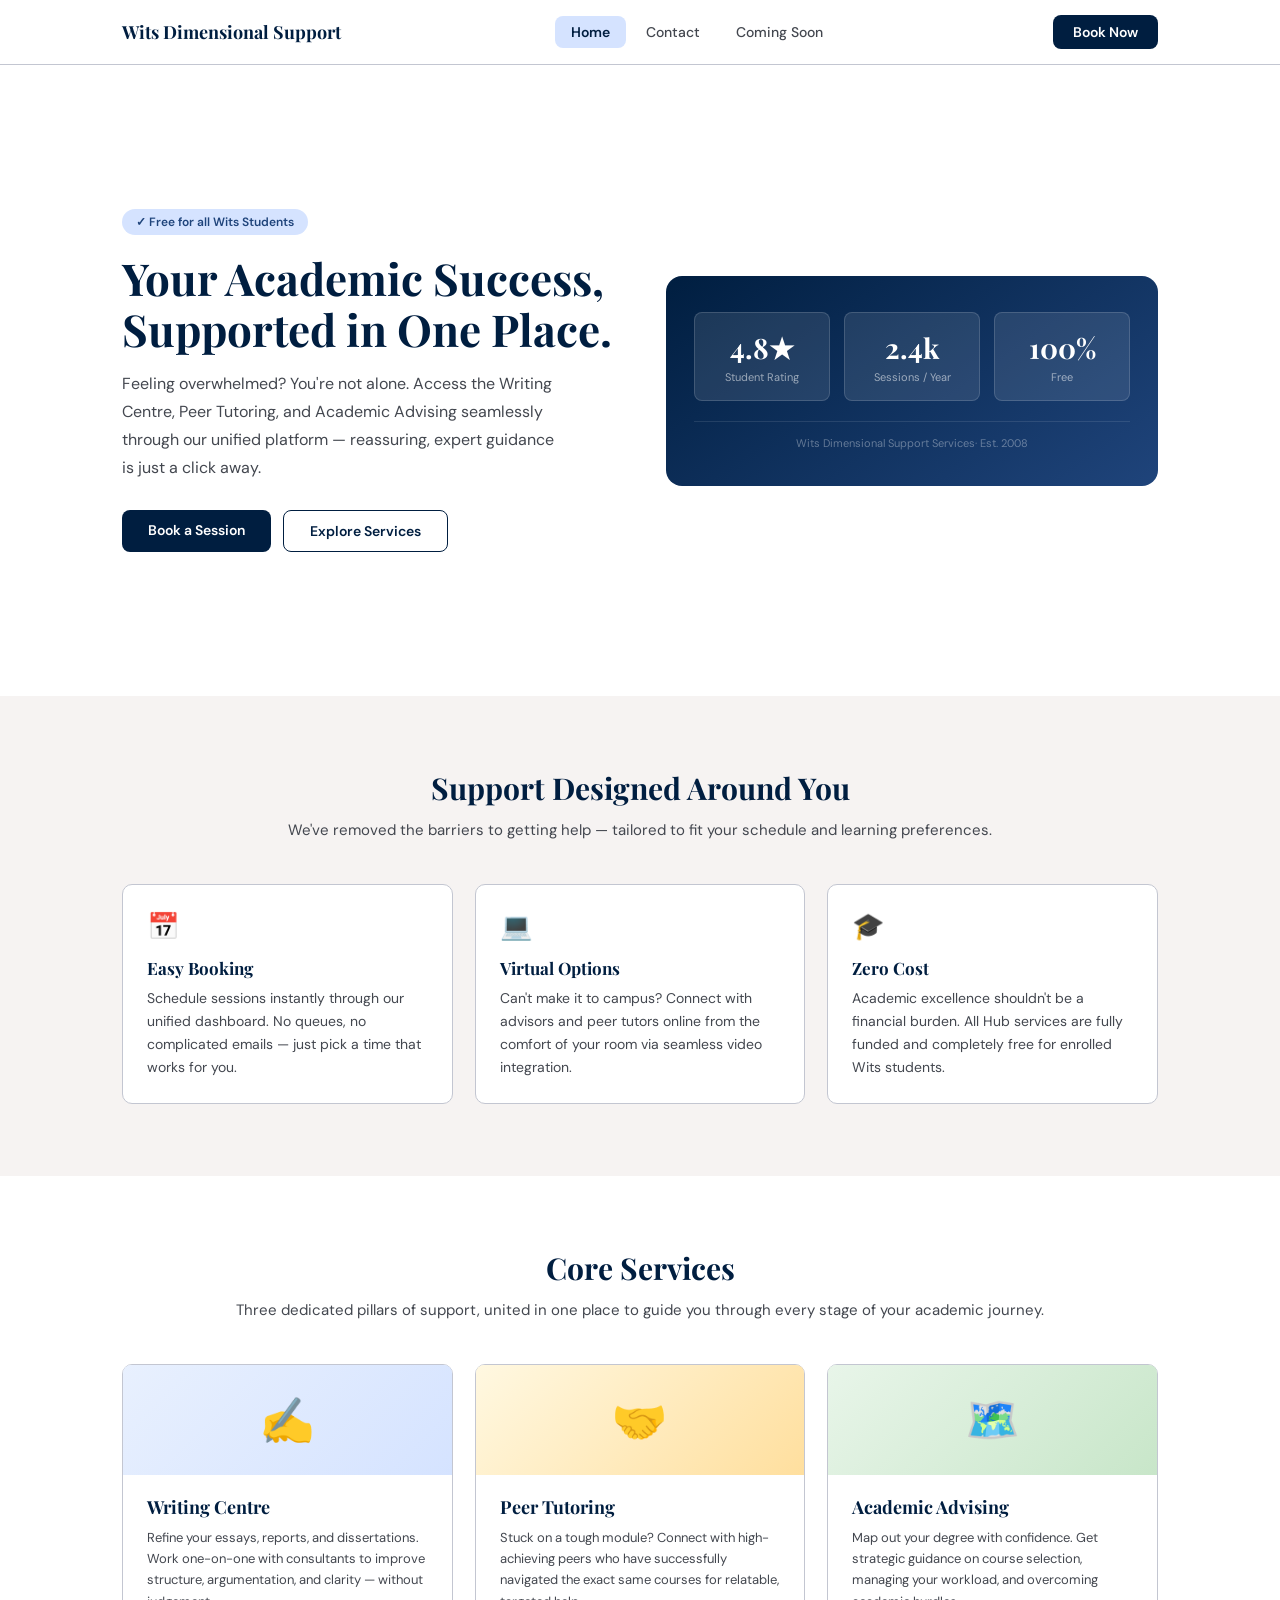
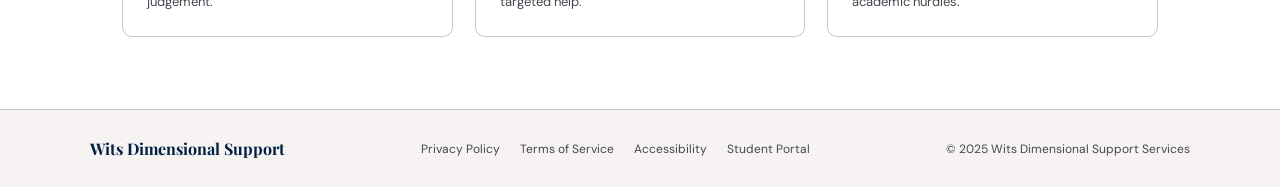
<file: index.html>
<!DOCTYPE html>
<html lang="en">
<head>
  <meta charset="UTF-8" />
  <meta name="viewport" content="width=device-width, initial-scale=1.0" />
  <title>Wits Dimensional Support</title>
  <link rel="stylesheet" href="styles.css" />
</head>
<body>

<!-- ── Navigation ── -->
<nav>
  <div class="nav-inner">
    <span class="nav-brand">Wits Dimensional Support</span>
    <div class="nav-links">
      <a href="index.html" class="active">Home</a>
      <a href="contact.html">Contact</a>
      <a href="coming-soon.html">Coming Soon</a>
    </div>
    <a href="coming-soon.html" class="nav-cta">Book Now</a>
  </div>
</nav>

<!-- ── Hero ── -->
<section class="section">
  <div class="container">
    <div class="hero">

      <div>
        <span class="badge badge-light">✓ Free for all Wits Students</span>
        <h1 class="hero-title">Your Academic Success,<br>Supported in One Place.</h1>
        <p class="hero-sub">
          Feeling overwhelmed? You're not alone. Access the Writing Centre,
          Peer Tutoring, and Academic Advising seamlessly through our unified
          platform — reassuring, expert guidance is just a click away.
        </p>
        <div class="hero-actions">
          <a href="coming-soon.html" class="btn btn-primary">Book a Session</a>
          <a href="#services" class="btn btn-outline">Explore Services</a>
        </div>
      </div>

      <div class="hero-visual">
        <div class="stats-row">
          <div class="stat"><div class="stat-num">4.8★</div><div class="stat-lbl">Student Rating</div></div>
          <div class="stat"><div class="stat-num">2.4k</div><div class="stat-lbl">Sessions / Year</div></div>
          <div class="stat"><div class="stat-num">100%</div><div class="stat-lbl">Free</div></div>
        </div>
        <p class="hero-tag">Wits Dimensional Support Services· Est. 2008</p>
      </div>

    </div>
  </div>
</section>

<!-- ── Value Props ── -->
<section class="section section-tint">
  <div class="container">
    <div class="text-center mb-40">
      <h2 class="section-title">Support Designed Around You</h2>
      <p class="section-sub">We've removed the barriers to getting help — tailored to fit your schedule and learning preferences.</p>
    </div>
    <div class="grid-3">

      <div class="card value-card">
        <div class="value-icon">📅</div>
        <h3>Easy Booking</h3>
        <p>Schedule sessions instantly through our unified dashboard. No queues, no complicated emails — just pick a time that works for you.</p>
      </div>

      <div class="card value-card">
        <div class="value-icon">💻</div>
        <h3>Virtual Options</h3>
        <p>Can't make it to campus? Connect with advisors and peer tutors online from the comfort of your room via seamless video integration.</p>
      </div>

      <div class="card value-card">
        <div class="value-icon">🎓</div>
        <h3>Zero Cost</h3>
        <p>Academic excellence shouldn't be a financial burden. All Hub services are fully funded and completely free for enrolled Wits students.</p>
      </div>

    </div>
  </div>
</section>

<!-- ── Core Services ── -->
<section class="section" id="services">
  <div class="container">
    <div class="text-center mb-40">
      <h2 class="section-title">Core Services</h2>
      <p class="section-sub">Three dedicated pillars of support, united in one place to guide you through every stage of your academic journey.</p>
    </div>
    <div class="grid-3">

      <div class="card service-card">
        <div class="service-thumb thumb-writing">✍️</div>
        <h3>Writing Centre</h3>
        <p>Refine your essays, reports, and dissertations. Work one-on-one with consultants to improve structure, argumentation, and clarity — without judgement.</p>
      </div>

      <div class="card service-card">
        <div class="service-thumb thumb-tutoring">🤝</div>
        <h3>Peer Tutoring</h3>
        <p>Stuck on a tough module? Connect with high-achieving peers who have successfully navigated the exact same courses for relatable, targeted help.</p>
      </div>

      <div class="card service-card">
        <div class="service-thumb thumb-advising">🗺️</div>
        <h3>Academic Advising</h3>
        <p>Map out your degree with confidence. Get strategic guidance on course selection, managing your workload, and overcoming academic hurdles.</p>
      </div>

    </div>
  </div>
</section>

<!-- ── Footer ── -->
<footer>
  <div class="footer-inner">
    <span class="footer-brand">Wits Dimensional Support</span>
    <div class="footer-links">
      <a href="#">Privacy Policy</a>
      <a href="#">Terms of Service</a>
      <a href="#">Accessibility</a>
      <a href="#">Student Portal</a>
    </div>
    <span class="footer-copy">© 2025 Wits Dimensional Support Services</span>
  </div>
</footer>

</body>
<script src="scripts.js"></script>
</html>
</file>
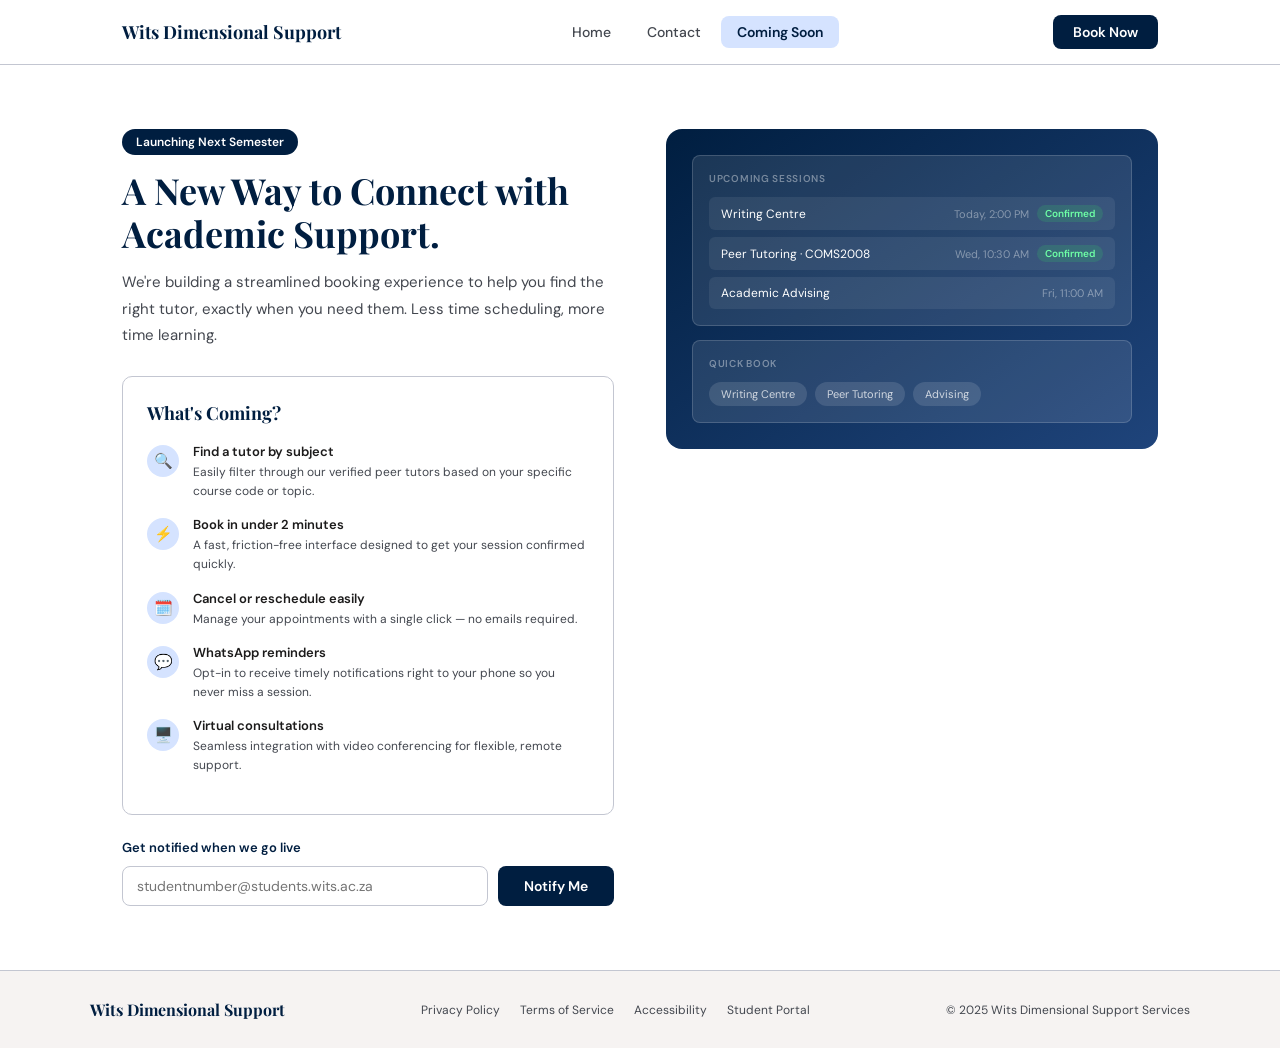
<file: coming-soon.html>
<!DOCTYPE html>
<html lang="en">
<head>
  <meta charset="UTF-8" />
  <meta name="viewport" content="width=device-width, initial-scale=1.0" />
  <title>Coming Soon – Wits Dimensional Support</title>
  <link rel="stylesheet" href="styles.css" />
</head>
<body>

<!-- ── Navigation ── -->
<nav>
  <div class="nav-inner">
    <span class="nav-brand">Wits Dimensional Support</span>
    <div class="nav-links">
      <a href="index.html">Home</a>
      <a href="contact.html">Contact</a>
      <a href="coming-soon.html" class="active">Coming Soon</a>
    </div>
    <a href="coming-soon.html" class="nav-cta">Book Now</a>
  </div>
</nav>

<!-- ── Main Content ── -->
<div class="container">
  <div class="coming-layout">

    <!-- Left: Copy + Features + Email -->
    <div class="coming-content">
      <span class="badge badge-dark">Launching Next Semester</span>
      <h1>A New Way to Connect with Academic Support.</h1>
      <p>
        We're building a streamlined booking experience to help you find the
        right tutor, exactly when you need them. Less time scheduling, more
        time learning.
      </p>

      <!-- Features List -->
      <div class="card features-card">
        <h2>What's Coming?</h2>

        <div class="feature-item">
          <div class="feat-dot">🔍</div>
          <div>
            <h4>Find a tutor by subject</h4>
            <p>Easily filter through our verified peer tutors based on your specific course code or topic.</p>
          </div>
        </div>

        <div class="feature-item">
          <div class="feat-dot">⚡</div>
          <div>
            <h4>Book in under 2 minutes</h4>
            <p>A fast, friction-free interface designed to get your session confirmed quickly.</p>
          </div>
        </div>

        <div class="feature-item">
          <div class="feat-dot">🗓️</div>
          <div>
            <h4>Cancel or reschedule easily</h4>
            <p>Manage your appointments with a single click — no emails required.</p>
          </div>
        </div>

        <div class="feature-item">
          <div class="feat-dot">💬</div>
          <div>
            <h4>WhatsApp reminders</h4>
            <p>Opt-in to receive timely notifications right to your phone so you never miss a session.</p>
          </div>
        </div>

        <div class="feature-item">
          <div class="feat-dot">🖥️</div>
          <div>
            <h4>Virtual consultations</h4>
            <p>Seamless integration with video conferencing for flexible, remote support.</p>
          </div>
        </div>

      </div>

      <!-- Email Signup -->
      <div class="notify-section">
        <span class="notify-label">Get notified when we go live</span>
        <div class="notify-row">
          <input type="email" placeholder="studentnumber@students.wits.ac.za" />
          <button class="btn btn-primary" type="button">Notify Me</button>
        </div>
      </div>

    </div>

    <!-- Right: Mock Dashboard Preview -->
    <div class="mock-visual">

      <div class="mock-panel">
        <p class="mock-title">Upcoming Sessions</p>
        <div class="mock-row">
          <span class="mock-name">Writing Centre</span>
          <div style="display:flex;align-items:center;gap:8px;">
            <span class="mock-time">Today, 2:00 PM</span>
            <span class="mock-chip-confirmed">Confirmed</span>
          </div>
        </div>
        <div class="mock-row">
          <span class="mock-name">Peer Tutoring · COMS2008</span>
          <div style="display:flex;align-items:center;gap:8px;">
            <span class="mock-time">Wed, 10:30 AM</span>
            <span class="mock-chip-confirmed">Confirmed</span>
          </div>
        </div>
        <div class="mock-row">
          <span class="mock-name">Academic Advising</span>
          <span class="mock-time">Fri, 11:00 AM</span>
        </div>
      </div>

      <div class="mock-panel">
        <p class="mock-title">Quick Book</p>
        <div class="mock-chips">
          <span class="mock-chip">Writing Centre</span>
          <span class="mock-chip">Peer Tutoring</span>
          <span class="mock-chip">Advising</span>
        </div>
      </div>

    </div>

  </div>
</div>

<!-- ── Footer ── -->
<footer>
  <div class="footer-inner">
    <span class="footer-brand">Wits Dimensional Support</span>
    <div class="footer-links">
      <a href="#">Privacy Policy</a>
      <a href="#">Terms of Service</a>
      <a href="#">Accessibility</a>
      <a href="#">Student Portal</a>
    </div>
    <span class="footer-copy">© 2025 Wits Dimensional Support Services</span>
  </div>
</footer>

</body>
<script src="scripts.js"></script>
</html>
</file>
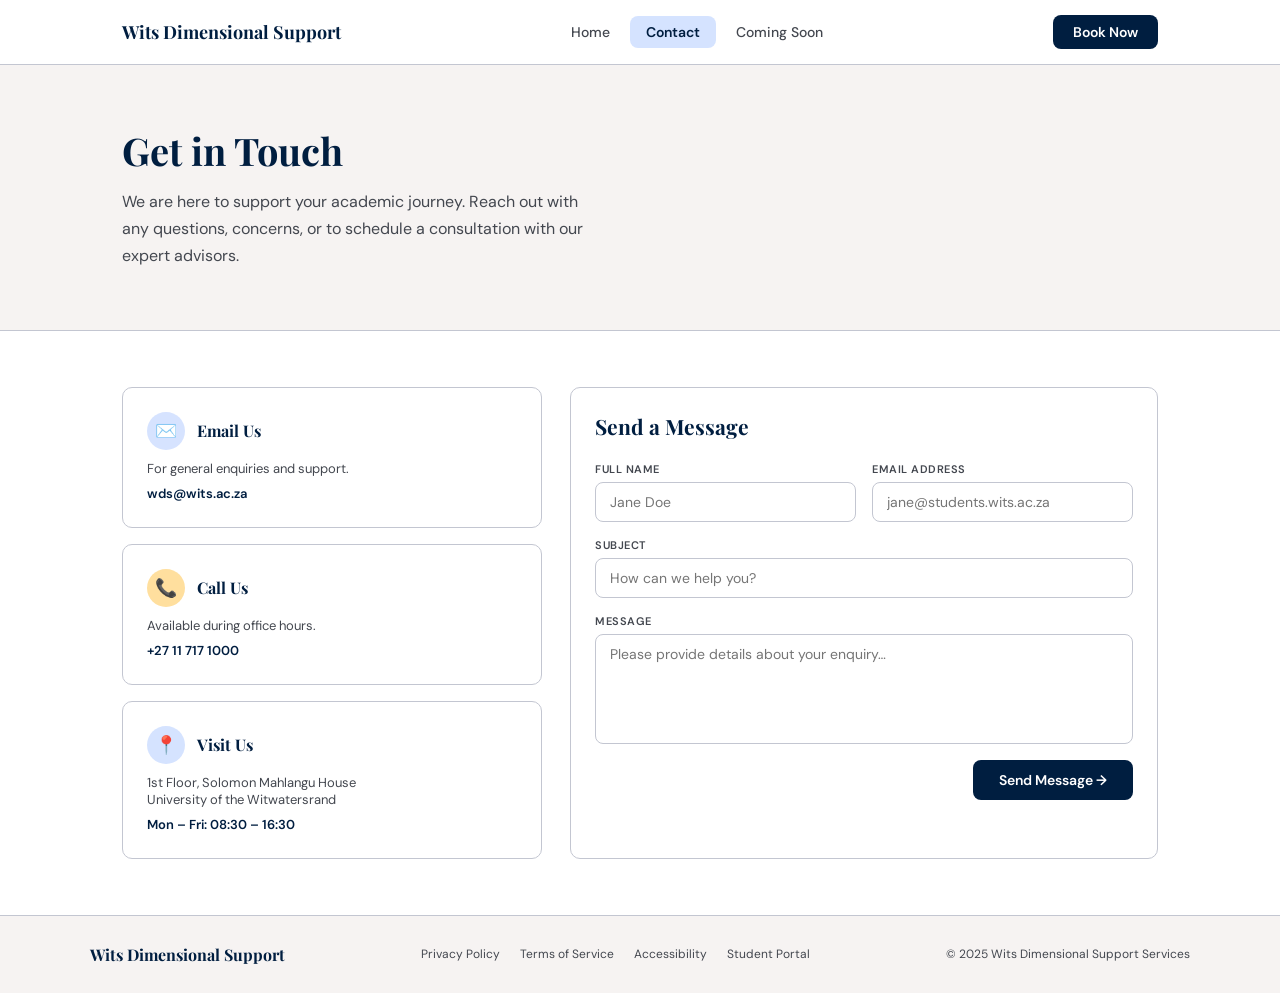
<file: contact.html>
<!DOCTYPE html>
<html lang="en">
<head>
  <meta charset="UTF-8" />
  <meta name="viewport" content="width=device-width, initial-scale=1.0" />
  <title>Contact Us – Wits Dimensional Support</title>
  <link rel="stylesheet" href="styles.css" />
</head>
<body>

<!-- ── Navigation ── -->
<nav>
  <div class="nav-inner">
    <span class="nav-brand">Wits Dimensional Support</span>
    <div class="nav-links">
      <a href="index.html">Home</a>
      <a href="contact.html" class="active">Contact</a>
      <a href="coming-soon.html">Coming Soon</a>
    </div>
    <a href="coming-soon.html" class="nav-cta">Book Now</a>
  </div>
</nav>

<!-- ── Page Hero ── -->
<div class="page-hero">
  <div class="container">
    <h1>Get in Touch</h1>
    <p>We are here to support your academic journey. Reach out with any questions, concerns, or to schedule a consultation with our expert advisors.</p>
  </div>
</div>

<!-- ── Contact Grid ── -->
<div class="container">
  <div class="contact-layout">

    <!-- Info Cards -->
    <div class="contact-col">

      <div class="card info-card">
        <div class="info-icon-wrap">
          <div class="info-icon" style="background:#d6e3ff;">✉️</div>
          <h3>Email Us</h3>
        </div>
        <p>For general enquiries and support.</p>
        <a href="mailto:wds@wits.ac.za">wds@wits.ac.za</a>
      </div>

      <div class="card info-card">
        <div class="info-icon-wrap">
          <div class="info-icon" style="background:#ffdf9e;">📞</div>
          <h3>Call Us</h3>
        </div>
        <p>Available during office hours.</p>
        <a href="tel:+27117171000">+27 11 717 1000</a>
      </div>

      <div class="card info-card">
        <div class="info-icon-wrap">
          <div class="info-icon" style="background:#d5e3ff;">📍</div>
          <h3>Visit Us</h3>
        </div>
        <p>1st Floor, Solomon Mahlangu House<br>University of the Witwatersrand</p>
        <span>Mon – Fri: 08:30 – 16:30</span>
      </div>

    </div>

    <!-- Contact Form -->
    <div class="card form-card">
      <h2>Send a Message</h2>

      <form action="#" method="post">
        <div class="form-row">
          <div class="form-group">
            <label for="name">Full Name</label>
            <input type="text" id="name" name="name" placeholder="Jane Doe" required />
          </div>
          <div class="form-group">
            <label for="email">Email Address</label>
            <input type="email" id="email" name="email" placeholder="jane@students.wits.ac.za" required />
          </div>
        </div>

        <div class="form-group">
          <label for="subject">Subject</label>
          <input type="text" id="subject" name="subject" placeholder="How can we help you?" />
        </div>

        <div class="form-group">
          <label for="message">Message</label>
          <textarea id="message" name="message" placeholder="Please provide details about your enquiry…" required></textarea>
        </div>

        <div class="form-submit">
          <button type="submit" class="btn btn-primary">Send Message →</button>
        </div>
      </form>
    </div>

  </div>
</div>

<!-- ── Footer ── -->
<footer>
  <div class="footer-inner">
    <span class="footer-brand">Wits Dimensional Support</span>
    <div class="footer-links">
      <a href="#">Privacy Policy</a>
      <a href="#">Terms of Service</a>
      <a href="#">Accessibility</a>
      <a href="#">Student Portal</a>
    </div>
    <span class="footer-copy">© 2025 Wits Dimensional Support Services</span>
  </div>
</footer>

</body>
<script src="scripts.js"></script>
</html>
</file>
<file: styles.css>
/* ── Google Fonts ── */
@import url('https://fonts.googleapis.com/css2?family=Playfair+Display:wght@600;700&family=DM+Sans:wght@400;500;600&display=swap');

/* ── Design Tokens ── */
:root {
  --navy:       #001e40;
  --navy-mid:   #1f447b;
  --navy-light: #d5e3ff;
  --gold:       #ffc63d;
  --white:      #ffffff;
  --surface:    #f6f3f2;
  --text:       #1c1b1b;
  --muted:      #43474f;
  --border:     #c3c6d1;
  --radius:     10px;
}

/* ── Reset ── */
*, *::before, *::after { box-sizing: border-box; margin: 0; padding: 0; }
body { font-family: 'DM Sans', sans-serif; background: #fff; color: var(--text); }
a    { text-decoration: none; color: inherit; }
img  { display: block; max-width: 100%; }

/* ── Nav ── */
nav {
  background: #fff;
  border-bottom: 1px solid var(--border);
  position: sticky; top: 0; z-index: 99;
  transition: transform 0.22s ease-in-out;
}

/* hide-on-scroll helper: adds a smooth upward slide */
body.nav-hidden nav { transform: translateY(-120%); }
.nav-inner {
  max-width: 1100px; margin: 0 auto;
  padding: 0 32px; height: 64px;
  display: flex; align-items: center; justify-content: space-between;
}
.nav-brand {
  font-family: 'Playfair Display', serif;
  font-size: 18px; color: var(--navy); font-weight: 700;
}
.nav-links { display: flex; gap: 4px; }
.nav-links a {
  padding: 7px 16px; border-radius: 8px;
  font-size: 14px; font-weight: 500; color: var(--muted);
  transition: background 0.15s, color 0.15s;
}
.nav-links a:hover       { background: var(--surface); color: var(--navy); }
.nav-links a.active      { background: var(--navy-light); color: var(--navy); font-weight: 600; }
.nav-cta {
  background: var(--navy); color: #fff;
  padding: 8px 20px; border-radius: 8px;
  font-size: 14px; font-weight: 600;
  transition: opacity 0.15s;
}
.nav-cta:hover { opacity: 0.85; }

/* ── Container ── */
.container { max-width: 1100px; margin: 0 auto; padding: 0 32px; }

/* ── Buttons ── */
.btn {
  display: inline-block; padding: 11px 26px;
  border-radius: 8px; font-size: 14px; font-weight: 600;
  transition: all 0.15s; cursor: pointer; border: none;
  font-family: 'DM Sans', sans-serif;
}
.btn-primary  { background: var(--navy); color: #fff; }
.btn-primary:hover { opacity: 0.88; }
.btn-outline  { background: transparent; color: var(--navy); border: 1.5px solid var(--navy); }
.btn-outline:hover { background: var(--surface); }

/* ── Section helpers ── */
.section       { padding: 72px 0; }
.section-tint  { background: var(--surface); }
.section-title {
  font-family: 'Playfair Display', serif;
  font-size: 30px; color: var(--navy); margin-bottom: 10px;
}
.section-sub   { font-size: 15px; color: var(--muted); line-height: 1.7; }
.text-center   { text-align: center; }
.mb-40         { margin-bottom: 40px; }

/* ── Cards ── */
.card {
  background: #fff; border: 1px solid var(--border);
  border-radius: var(--radius); padding: 24px;
}
.card:hover { box-shadow: 0 4px 20px rgba(0,30,64,0.1); }

/* ── Grid ── */
.grid-3 { display: grid; grid-template-columns: repeat(3,1fr); gap: 22px; }
.grid-2 { display: grid; grid-template-columns: repeat(2,1fr); gap: 22px; }

/* ── Badge ── */
.badge {
  display: inline-block; padding: 5px 14px;
  border-radius: 99px; font-size: 12px; font-weight: 600;
}
.badge-light { background: var(--navy-light); color: var(--navy-mid); }
.badge-dark  { background: var(--navy); color: #fff; }

/* ── Footer ── */
footer {
  background: var(--surface); border-top: 1px solid var(--border);
  padding: 28px 32px;
}
.footer-inner {
  max-width: 1100px; margin: 0 auto;
  display: flex; align-items: center; justify-content: space-between;
  flex-wrap: wrap; gap: 12px;
}
.footer-brand { font-family: 'Playfair Display', serif; font-size: 16px; color: var(--navy); font-weight: 700; }
.footer-links { display: flex; gap: 20px; }
.footer-links a { font-size: 12px; color: var(--muted); }
.footer-links a:hover { color: var(--navy); }
.footer-copy { font-size: 12px; color: var(--muted); }

/* ── Hero (homepage) ── */
.hero {
  display: grid; grid-template-columns: 1fr 1fr;
  gap: 52px; align-items: center; padding: 72px 0;
}
.hero-title {
  font-family: 'Playfair Display', serif;
  font-size: 44px; line-height: 1.15; color: var(--navy);
  margin: 18px 0 16px;
}
.hero-sub { font-size: 16px; color: var(--muted); line-height: 1.75; max-width: 440px; margin-bottom: 28px; }
.hero-actions { display: flex; gap: 12px; }

.hero-visual {
  background: linear-gradient(145deg, var(--navy), var(--navy-mid));
  border-radius: 16px; padding: 36px 28px;
  display: flex; flex-direction: column; gap: 20px;
}
.stats-row { display: flex; gap: 14px; }
.stat {
  flex: 1; background: rgba(255,255,255,0.1);
  border: 1px solid rgba(255,255,255,0.15);
  border-radius: 8px; padding: 16px 10px; text-align: center;
}
.stat-num  { font-family: 'Playfair Display',serif; font-size: 28px; color:#fff; font-weight:700; }
.stat-lbl  { font-size: 11px; color: rgba(255,255,255,0.55); margin-top: 4px; }
.hero-tag  { font-size: 11px; color: rgba(255,255,255,0.35); text-align: center; border-top: 1px solid rgba(255,255,255,0.1); padding-top: 14px; }

/* ── Value cards ── */
.value-icon { font-size: 26px; margin-bottom: 14px; }
.value-card h3 { font-family: 'Playfair Display',serif; font-size: 17px; color: var(--navy); margin-bottom: 8px; }
.value-card p  { font-size: 14px; color: var(--muted); line-height: 1.65; }

/* ── Service cards ── */
.service-thumb {
  height: 110px; border-radius: 8px 8px 0 0;
  display: flex; align-items: center; justify-content: center; font-size: 44px;
  margin: -24px -24px 20px;
}
.thumb-writing  { background: linear-gradient(135deg,#e8f0fe,#d5e3ff); }
.thumb-tutoring { background: linear-gradient(135deg,#fff8e1,#ffdf9e); }
.thumb-advising { background: linear-gradient(135deg,#e8f5e9,#c8e6c9); }
.service-card h3 { font-family: 'Playfair Display',serif; font-size: 18px; color: var(--navy); margin-bottom: 8px; }
.service-card p  { font-size: 13px; color: var(--muted); line-height: 1.65; }

/* ── Contact page ── */
.page-hero { background: var(--surface); border-bottom: 1px solid var(--border); padding: 60px 0; }
.page-hero h1 { font-family: 'Playfair Display',serif; font-size: 38px; color: var(--navy); margin-bottom: 12px; }
.page-hero p  { font-size: 16px; color: var(--muted); max-width: 480px; line-height: 1.7; }

.contact-layout { display: grid; grid-template-columns: 5fr 7fr; gap: 28px; padding: 56px 0; }
.contact-col    { display: flex; flex-direction: column; gap: 16px; }
.info-icon-wrap { display: flex; align-items: center; gap: 12px; margin-bottom: 10px; }
.info-icon { width: 38px; height: 38px; border-radius: 50%; display:flex; align-items:center; justify-content:center; font-size:18px; }
.info-card h3 { font-family: 'Playfair Display',serif; font-size: 16px; color: var(--navy); }
.info-card p  { font-size: 13px; color: var(--muted); margin-bottom: 5px; }
.info-card a, .info-card span { font-size: 13px; font-weight: 600; color: var(--navy); }
.info-card a:hover { text-decoration: underline; }

.form-card h2 { font-family: 'Playfair Display',serif; font-size: 21px; color: var(--navy); margin-bottom: 22px; }
.form-row { display: grid; grid-template-columns: 1fr 1fr; gap: 16px; }
.form-group { display: flex; flex-direction: column; gap: 6px; margin-bottom: 16px; }
.form-group label { font-size: 11px; font-weight: 600; color: var(--muted); text-transform: uppercase; letter-spacing: 0.5px; }
.form-group input,
.form-group textarea {
  border: 1px solid var(--border); border-radius: 8px;
  padding: 10px 14px; font-size: 14px; font-family: 'DM Sans',sans-serif;
  background: #fff; color: var(--text); outline: none;
  transition: border-color 0.15s;
}
.form-group input:focus,
.form-group textarea:focus { border-color: var(--navy); }
.form-group textarea { resize: none; height: 110px; }
.form-submit { display: flex; justify-content: flex-end; margin-top: 8px; }

/* ── Coming Soon page ── */
.coming-layout { display: grid; grid-template-columns: 1fr 1fr; gap: 52px; align-items: start; padding: 64px 0; }
.coming-content h1 { font-family: 'Playfair Display',serif; font-size: 36px; color: var(--navy); margin: 14px 0; line-height: 1.2; }
.coming-content > p { font-size: 15px; color: var(--muted); line-height: 1.75; margin-bottom: 28px; }
.features-card h2 { font-family: 'Playfair Display',serif; font-size: 18px; color: var(--navy); margin-bottom: 18px; }
.feature-item { display: flex; gap: 14px; margin-bottom: 16px; align-items: flex-start; }
.feat-dot { width: 32px; height: 32px; border-radius: 50%; background: var(--navy-light); display:flex; align-items:center; justify-content:center; font-size:15px; flex-shrink:0; margin-top:2px; }
.feature-item h4 { font-size: 13px; font-weight: 600; color: var(--text); margin-bottom: 3px; }
.feature-item p  { font-size: 12px; color: var(--muted); line-height: 1.55; }

.notify-section { margin-top: 24px; }
.notify-label { font-size: 13px; font-weight: 600; color: var(--navy); display:block; margin-bottom: 10px; }
.notify-row { display: flex; gap: 10px; }
.notify-row input {
  flex: 1; border: 1px solid var(--border); border-radius: 8px;
  padding: 10px 14px; font-size: 14px; font-family: 'DM Sans',sans-serif; outline: none;
}
.notify-row input:focus { border-color: var(--navy); }

.mock-visual {
  background: linear-gradient(145deg, var(--navy), var(--navy-mid));
  border-radius: 16px; padding: 26px; display:flex; flex-direction:column; gap:14px;
}
.mock-panel { background: rgba(255,255,255,0.1); border:1px solid rgba(255,255,255,0.16); border-radius:8px; padding:16px; }
.mock-title { font-size:10px; font-weight:600; color:rgba(255,255,255,0.4); text-transform:uppercase; letter-spacing:.7px; margin-bottom:12px; }
.mock-row { display:flex; align-items:center; justify-content:space-between; background:rgba(255,255,255,0.07); border-radius:6px; padding:8px 12px; margin-bottom:7px; }
.mock-row:last-child { margin-bottom:0; }
.mock-name  { font-size:12px; color:#fff; }
.mock-time  { font-size:11px; color:rgba(255,255,255,0.4); }
.mock-chip-confirmed { background:rgba(50,200,100,0.2); color:#6effa6; font-size:10px; font-weight:600; padding:2px 8px; border-radius:10px; }
.mock-chips { display:flex; gap:8px; flex-wrap:wrap; }
.mock-chip  { background:rgba(255,255,255,0.12); color:rgba(255,255,255,0.75); font-size:11px; padding:5px 12px; border-radius:16px; }

/* ── Responsive ── */
@media (max-width: 860px) {
  .hero, .coming-layout, .contact-layout { grid-template-columns: 1fr; }
  .hero-visual, .mock-visual { display: none; }
  .grid-3 { grid-template-columns: 1fr; }
  .grid-2 { grid-template-columns: 1fr; }
  .form-row { grid-template-columns: 1fr; }

  .nav-inner {
    flex-direction: column;
    align-items: flex-start;
    gap: 8px;
    padding: 12px 20px;
    height: auto;
  }

  .nav-links {
    display: flex;
    gap: 8px;
    flex-wrap: wrap;
    width: 100%;
  }

  .nav-links a { padding: 8px 12px; }

  .nav-cta { align-self: flex-end; }
}
</file>
